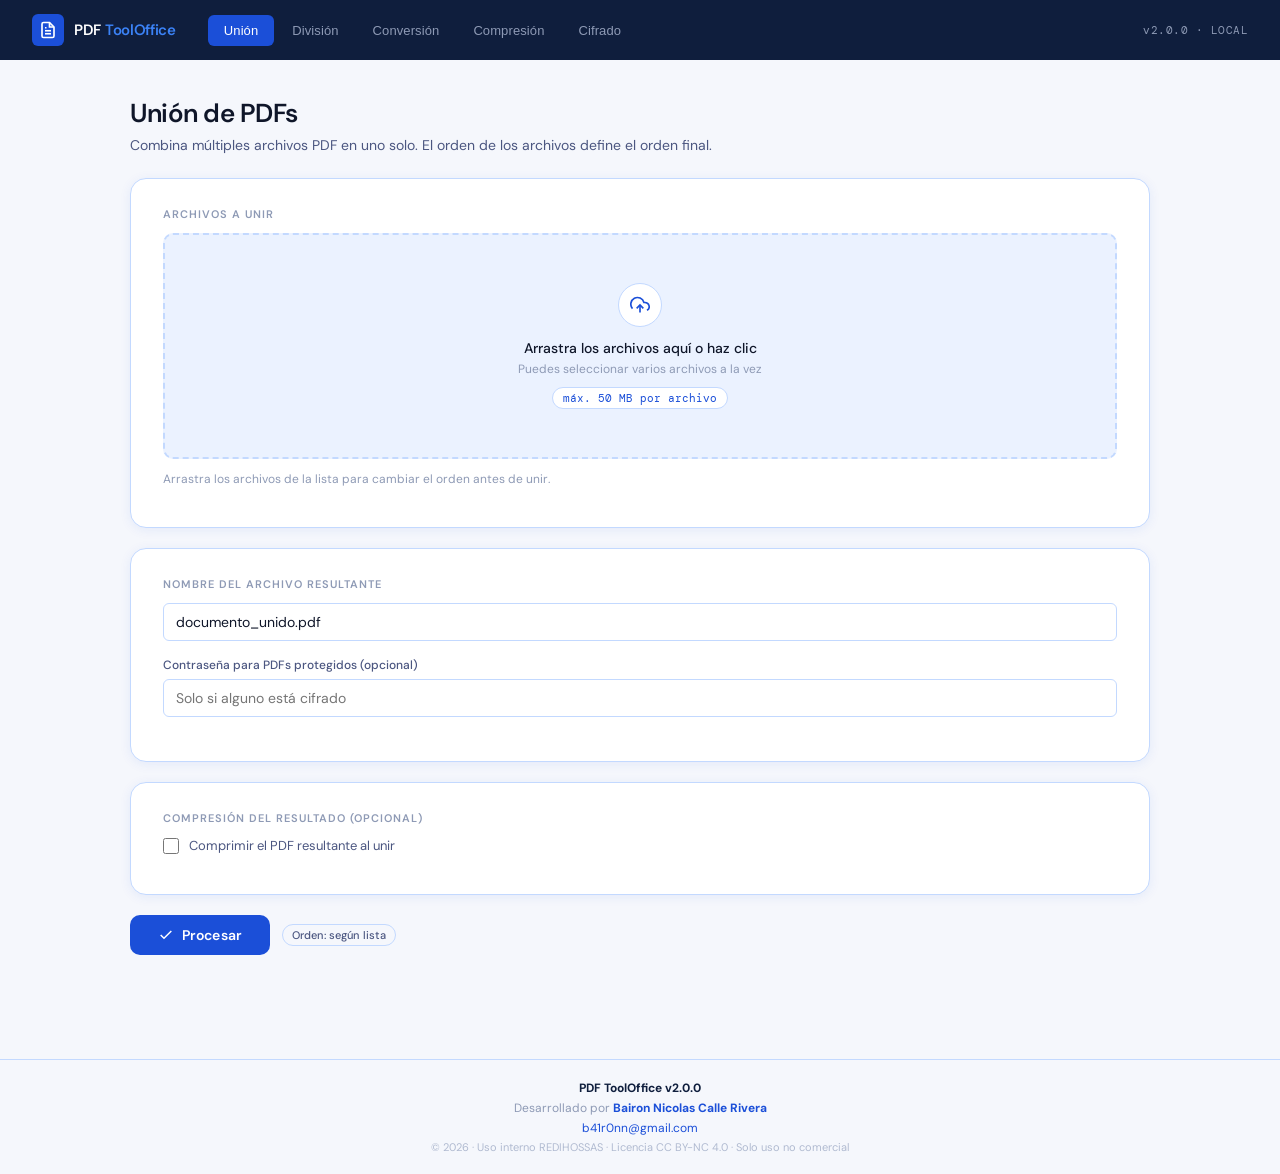
<file: app/templates/index.html>
<!DOCTYPE html>
<html lang="es">
<head>
  <meta charset="UTF-8">
  <meta name="viewport" content="width=device-width, initial-scale=1.0">
  <title>PDF ToolOffice</title>
  <link rel="stylesheet" href="../static/css/style.css">
</head>
<body>

<!-- ── Header ───────────────────────────────────────────────── -->
<header class="header">
  <a class="logo" href="#">
    <div class="logo-icon">
      <svg viewBox="0 0 24 24" fill="none" stroke="white" stroke-width="2.2">
        <path d="M14 2H6a2 2 0 0 0-2 2v16a2 2 0 0 0 2 2h12a2 2 0 0 0 2-2V8z"/>
        <polyline points="14 2 14 8 20 8"/>
        <line x1="16" y1="13" x2="8" y2="13"/>
        <line x1="16" y1="17" x2="8" y2="17"/>
        <polyline points="10 9 9 9 8 9"/>
      </svg>
    </div>
    <span class="logo-text">PDF <span>ToolOffice</span></span>
  </a>

  <nav class="nav-tabs">
    <button class="nav-tab active" data-panel="union">Unión</button>
    <button class="nav-tab" data-panel="division">División</button>
    <button class="nav-tab" data-panel="conversion">Conversión</button>
    <button class="nav-tab" data-panel="compresion">Compresión</button>
    <button class="nav-tab" data-panel="cifrado">Cifrado</button>
  </nav>

  <span class="header-right">v2.0.0 · LOCAL</span>
</header>

<!-- ── Main ─────────────────────────────────────────────────── -->
<main class="main">

  <!-- ══ UNIÓN ══════════════════════════════════════════════ -->
  <section id="panel-union" class="panel active">
    <div class="panel-header">
      <h1 class="panel-title">Unión de PDFs</h1>
      <p class="panel-desc">Combina múltiples archivos PDF en uno solo. El orden de los archivos define el orden final.</p>
    </div>

    <div class="card">
      <div class="card-label">Archivos a unir</div>
      <div class="upload-zone">
        <input type="file" accept=".pdf" multiple>
        <div class="upload-icon">
          <svg viewBox="0 0 24 24" fill="none" stroke="currentColor" stroke-width="2">
            <polyline points="16 16 12 12 8 16"/>
            <line x1="12" y1="12" x2="12" y2="21"/>
            <path d="M20.39 18.39A5 5 0 0 0 18 9h-1.26A8 8 0 1 0 3 16.3"/>
          </svg>
        </div>
        <p class="upload-title">Arrastra los archivos aquí o haz clic</p>
        <p class="upload-sub">Puedes seleccionar varios archivos a la vez</p>
        <span class="upload-limit">máx. 50 MB por archivo</span>
      </div>
      <p style="font-size:12px;color:#8E9AB5;margin-top:12px">Arrastra los archivos de la lista para cambiar el orden antes de unir.</p>
      <div class="file-list"></div>
    </div>

    <div class="card">
      <div class="card-label">Nombre del archivo resultante</div>
      <div class="form-group">
        <input type="text" class="form-input" placeholder="documento_unido.pdf" value="documento_unido.pdf">
      </div>
      <div class="form-group">
        <label class="form-label">Contraseña para PDFs protegidos (opcional)</label>
        <input type="password" class="form-input" id="union-password" placeholder="Solo si alguno está cifrado">
      </div>
    </div>

    <div class="card">
      <div class="card-label">Compresión del resultado (opcional)</div>
      <div style="display:flex;align-items:center;gap:10px;margin-bottom:12px">
        <input type="checkbox" id="union-comprimir" style="width:16px;height:16px;accent-color:#1B4FD8;cursor:pointer">
        <label for="union-comprimir" style="font-size:13px;color:#4B5680;cursor:pointer">
          Comprimir el PDF resultante al unir
        </label>
      </div>
      <div id="union-nivel-wrap" style="display:none">
        <div class="pill-group">
          <div class="pill-option">
            <input type="radio" name="union-nivel" id="un-baja" value="baja">
            <label for="un-baja">Baja — mayor calidad</label>
          </div>
          <div class="pill-option">
            <input type="radio" name="union-nivel" id="un-media" value="media" checked>
            <label for="un-media">Media — equilibrado</label>
          </div>
          <div class="pill-option">
            <input type="radio" name="union-nivel" id="un-alta" value="alta">
            <label for="un-alta">Alta — menor tamaño</label>
          </div>
          <div class="pill-option">
            <input type="radio" name="union-nivel" id="un-ultra" value="ultra">
            <label for="un-ultra">Ultra — máxima compresión</label>
          </div>
        </div>
      </div>
    </div>

    <div class="action-bar">
      <button class="btn-primary btn-process">
        <svg width="16" height="16" viewBox="0 0 24 24" fill="none" stroke="currentColor" stroke-width="2.2">
          <polyline points="20 6 9 17 4 12"/>
        </svg>
        Procesar
      </button>
      <span class="badge badge-gray">Orden: según lista</span>
    </div>

    <div class="progress-wrap">
      <div class="progress-label">
        <span>Procesando...</span>
        <span class="progress-pct">0%</span>
      </div>
      <div class="progress-bar"><div class="progress-fill"></div></div>
    </div>

    <div class="result-box">
      <div class="result-icon">
        <svg viewBox="0 0 24 24" fill="none" stroke="currentColor" stroke-width="2.5">
          <polyline points="20 6 9 17 4 12"/>
        </svg>
      </div>
      <div class="result-info">
        <div class="result-name">documento_unido.pdf</div>
        <div class="result-size">Listo · descarga automática</div>
      </div>
      <a class="btn-download" href="#">
        <svg width="14" height="14" viewBox="0 0 24 24" fill="none" stroke="currentColor" stroke-width="2.2">
          <path d="M21 15v4a2 2 0 0 1-2 2H5a2 2 0 0 1-2-2v-4"/>
          <polyline points="7 10 12 15 17 10"/>
          <line x1="12" y1="15" x2="12" y2="3"/>
        </svg>
        Descargar
      </a>
    </div>
  </section>

  <!-- ══ DIVISIÓN ═══════════════════════════════════════════ -->
  <section id="panel-division" class="panel">
    <div class="panel-header">
      <h1 class="panel-title">División de PDF</h1>
      <p class="panel-desc">Extrae páginas o rangos de un PDF. Puedes obtener páginas individuales o un rango continuo.</p>
    </div>

    <div class="card">
      <div class="card-label">Archivo PDF</div>
      <div class="upload-zone">
        <input type="file" accept=".pdf">
        <div class="upload-icon">
          <svg viewBox="0 0 24 24" fill="none" stroke="currentColor" stroke-width="2">
            <polyline points="16 16 12 12 8 16"/>
            <line x1="12" y1="12" x2="12" y2="21"/>
            <path d="M20.39 18.39A5 5 0 0 0 18 9h-1.26A8 8 0 1 0 3 16.3"/>
          </svg>
        </div>
        <p class="upload-title">Arrastra el archivo aquí o haz clic</p>
        <p class="upload-sub">Solo archivos PDF</p>
        <span class="upload-limit">máx. 50 MB</span>
      </div>
      <div class="file-list"></div>

      <div class="divider"></div>

      <div class="card-label">Vista previa</div>
      <div class="preview-box" style="display:none">
        <div class="preview-thumb">
          <svg viewBox="0 0 24 24" fill="none" stroke="currentColor" stroke-width="1.5">
            <path d="M14 2H6a2 2 0 0 0-2 2v16a2 2 0 0 0 2 2h12a2 2 0 0 0 2-2V8z"/>
            <polyline points="14 2 14 8 20 8"/>
          </svg>
        </div>
        <div class="preview-info">
          <div class="preview-name">archivo.pdf</div>
          <div class="preview-pages">— páginas</div>
        </div>
      </div>
    </div>

    <div class="card">
      <div class="card-label">Modo de división</div>
      <div class="pill-group" style="margin-bottom:16px">
        <div class="pill-option">
          <input type="radio" name="modo-div" id="div-rango" value="rango" checked>
          <label for="div-rango">Por rango</label>
        </div>
        <div class="pill-option">
          <input type="radio" name="modo-div" id="div-todas" value="todas">
          <label for="div-todas">Todas las páginas</label>
        </div>
        <div class="pill-option">
          <input type="radio" name="modo-div" id="div-pares" value="pares">
          <label for="div-pares">Solo pares</label>
        </div>
        <div class="pill-option">
          <input type="radio" name="modo-div" id="div-impares" value="impares">
          <label for="div-impares">Solo impares</label>
        </div>
      </div>

      <div class="form-row">
        <div class="form-group">
          <label class="form-label">Página inicio</label>
          <input type="number" class="form-input" placeholder="1" min="1">
        </div>
        <div class="form-group">
          <label class="form-label">Página fin</label>
          <input type="number" class="form-input" placeholder="5" min="1">
        </div>
      </div>
      <p class="form-hint">Ejemplo: de la página 2 a la 8 extrae esas 7 páginas en un nuevo PDF.</p>
    </div>

    <div class="action-bar">
      <button class="btn-primary btn-process">
        <svg width="16" height="16" viewBox="0 0 24 24" fill="none" stroke="currentColor" stroke-width="2.2">
          <polyline points="20 6 9 17 4 12"/>
        </svg>
        Procesar
      </button>
    </div>

    <div class="progress-wrap">
      <div class="progress-label">
        <span>Procesando...</span>
        <span class="progress-pct">0%</span>
      </div>
      <div class="progress-bar"><div class="progress-fill"></div></div>
    </div>

    <div class="result-box">
      <div class="result-icon">
        <svg viewBox="0 0 24 24" fill="none" stroke="currentColor" stroke-width="2.5">
          <polyline points="20 6 9 17 4 12"/>
        </svg>
      </div>
      <div class="result-info">
        <div class="result-name">fragmento.pdf</div>
        <div class="result-size">Listo · descarga automática</div>
      </div>
      <a class="btn-download" href="#">
        <svg width="14" height="14" viewBox="0 0 24 24" fill="none" stroke="currentColor" stroke-width="2.2">
          <path d="M21 15v4a2 2 0 0 1-2 2H5a2 2 0 0 1-2-2v-4"/>
          <polyline points="7 10 12 15 17 10"/>
          <line x1="12" y1="15" x2="12" y2="3"/>
        </svg>
        Descargar
      </a>
    </div>
  </section>

  <!-- ══ CONVERSIÓN ═════════════════════════════════════════ -->
  <section id="panel-conversion" class="panel">
    <div class="panel-header">
      <h1 class="panel-title">Conversión de archivos</h1>
      <p class="panel-desc">Convierte entre PDF, Excel (.xlsx) y Word (.docx) en ambas direcciones.</p>
    </div>

    <div class="card">
      <div class="card-label">Dirección de conversión</div>
      <div class="pill-group" style="margin-bottom:0">
        <div class="pill-option">
          <input type="radio" name="conv-dir" id="cv-pdf-xlsx" value="pdf-xlsx" checked>
          <label for="cv-pdf-xlsx">PDF → Excel</label>
        </div>
        <div class="pill-option">
          <input type="radio" name="conv-dir" id="cv-pdf-docx" value="pdf-docx">
          <label for="cv-pdf-docx">PDF → Word</label>
        </div>
        <div class="pill-option">
          <input type="radio" name="conv-dir" id="cv-xlsx-pdf" value="xlsx-pdf">
          <label for="cv-xlsx-pdf">Excel → PDF</label>
        </div>
        <div class="pill-option">
          <input type="radio" name="conv-dir" id="cv-docx-pdf" value="docx-pdf">
          <label for="cv-docx-pdf">Word → PDF</label>
        </div>
      </div>
    </div>

    <div class="card">
      <div class="card-label">Archivo a convertir</div>
      <div class="upload-zone">
        <input type="file" accept=".pdf,.xlsx,.docx">
        <div class="upload-icon">
          <svg viewBox="0 0 24 24" fill="none" stroke="currentColor" stroke-width="2">
            <polyline points="16 16 12 12 8 16"/>
            <line x1="12" y1="12" x2="12" y2="21"/>
            <path d="M20.39 18.39A5 5 0 0 0 18 9h-1.26A8 8 0 1 0 3 16.3"/>
          </svg>
        </div>
        <p class="upload-title">Arrastra el archivo aquí o haz clic</p>
        <p class="upload-sub">PDF, Excel (.xlsx) o Word (.docx)</p>
        <span class="upload-limit">máx. 50 MB</span>
      </div>
      <div class="file-list"></div>
    </div>

    <div class="action-bar">
      <button class="btn-primary btn-process">
        <svg width="16" height="16" viewBox="0 0 24 24" fill="none" stroke="currentColor" stroke-width="2.2">
          <polyline points="20 6 9 17 4 12"/>
        </svg>
        Convertir
      </button>
    </div>

    <div class="progress-wrap">
      <div class="progress-label">
        <span>Convirtiendo...</span>
        <span class="progress-pct">0%</span>
      </div>
      <div class="progress-bar"><div class="progress-fill"></div></div>
    </div>

    <div class="result-box">
      <div class="result-icon">
        <svg viewBox="0 0 24 24" fill="none" stroke="currentColor" stroke-width="2.5">
          <polyline points="20 6 9 17 4 12"/>
        </svg>
      </div>
      <div class="result-info">
        <div class="result-name">archivo_convertido.xlsx</div>
        <div class="result-size">Listo · descarga automática</div>
      </div>
      <a class="btn-download" href="#">
        <svg width="14" height="14" viewBox="0 0 24 24" fill="none" stroke="currentColor" stroke-width="2.2">
          <path d="M21 15v4a2 2 0 0 1-2 2H5a2 2 0 0 1-2-2v-4"/>
          <polyline points="7 10 12 15 17 10"/>
          <line x1="12" y1="15" x2="12" y2="3"/>
        </svg>
        Descargar
      </a>
    </div>
  </section>

  <!-- ══ COMPRESIÓN ══════════════════════════════════════════ -->
  <section id="panel-compresion" class="panel">
    <div class="panel-header">
      <h1 class="panel-title">Compresión de PDF</h1>
      <p class="panel-desc">Reduce el tamaño del archivo manteniendo la mayor calidad posible.</p>
    </div>

    <div class="card">
      <div class="card-label">Archivo PDF</div>
      <div class="upload-zone">
        <input type="file" accept=".pdf">
        <div class="upload-icon">
          <svg viewBox="0 0 24 24" fill="none" stroke="currentColor" stroke-width="2">
            <polyline points="16 16 12 12 8 16"/>
            <line x1="12" y1="12" x2="12" y2="21"/>
            <path d="M20.39 18.39A5 5 0 0 0 18 9h-1.26A8 8 0 1 0 3 16.3"/>
          </svg>
        </div>
        <p class="upload-title">Arrastra el archivo aquí o haz clic</p>
        <p class="upload-sub">Solo archivos PDF</p>
        <span class="upload-limit">máx. 50 MB</span>
      </div>
      <div class="file-list"></div>
    </div>

    <div class="card">
      <div class="card-label">Nivel de compresión</div>
      <div class="pill-group">
        <div class="pill-option">
          <input type="radio" name="comp-nivel" id="comp-baja" value="baja">
          <label for="comp-baja">Baja — mayor calidad</label>
        </div>
        <div class="pill-option">
          <input type="radio" name="comp-nivel" id="comp-media" value="media" checked>
          <label for="comp-media">Media — equilibrado</label>
        </div>
        <div class="pill-option">
          <input type="radio" name="comp-nivel" id="comp-alta" value="alta">
          <label for="comp-alta">Alta — menor tamaño</label>
        </div>
        <div class="pill-option">
          <input type="radio" name="comp-nivel" id="comp-ultra" value="ultra">
          <label for="comp-ultra">Ultra ⭐ — máxima compresión</label>
        </div>
      </div>
    </div>

    <div class="action-bar">
      <button class="btn-primary btn-process">
        <svg width="16" height="16" viewBox="0 0 24 24" fill="none" stroke="currentColor" stroke-width="2.2">
          <polyline points="20 6 9 17 4 12"/>
        </svg>
        Comprimir
      </button>
    </div>

    <div class="progress-wrap">
      <div class="progress-label">
        <span>Comprimiendo...</span>
        <span class="progress-pct">0%</span>
      </div>
      <div class="progress-bar"><div class="progress-fill"></div></div>
    </div>

    <div class="result-box">
      <div class="result-icon">
        <svg viewBox="0 0 24 24" fill="none" stroke="currentColor" stroke-width="2.5">
          <polyline points="20 6 9 17 4 12"/>
        </svg>
      </div>
      <div class="result-info">
        <div class="result-name">archivo_comprimido.pdf</div>
        <div class="result-size">Listo · descarga automática</div>
      </div>
      <a class="btn-download" href="#">
        <svg width="14" height="14" viewBox="0 0 24 24" fill="none" stroke="currentColor" stroke-width="2.2">
          <path d="M21 15v4a2 2 0 0 1-2 2H5a2 2 0 0 1-2-2v-4"/>
          <polyline points="7 10 12 15 17 10"/>
          <line x1="12" y1="15" x2="12" y2="3"/>
        </svg>
        Descargar
      </a>
    </div>
  </section>

  <!-- ══ CIFRADO ═════════════════════════════════════════════ -->
  <section id="panel-cifrado" class="panel">
    <div class="panel-header">
      <h1 class="panel-title">Cifrado con contraseña</h1>
      <p class="panel-desc">Protege un PDF con contraseña. Solo quien la conozca podrá abrirlo.</p>
    </div>

    <div class="card">
      <div class="card-label">Archivo PDF</div>
      <div class="upload-zone">
        <input type="file" accept=".pdf">
        <div class="upload-icon">
          <svg viewBox="0 0 24 24" fill="none" stroke="currentColor" stroke-width="2">
            <polyline points="16 16 12 12 8 16"/>
            <line x1="12" y1="12" x2="12" y2="21"/>
            <path d="M20.39 18.39A5 5 0 0 0 18 9h-1.26A8 8 0 1 0 3 16.3"/>
          </svg>
        </div>
        <p class="upload-title">Arrastra el archivo aquí o haz clic</p>
        <p class="upload-sub">Solo archivos PDF</p>
        <span class="upload-limit">máx. 50 MB</span>
      </div>
      <div class="file-list"></div>
    </div>

    <div class="card">
      <div class="card-label">Contraseña</div>
      <div class="form-group">
        <label class="form-label">Nueva contraseña</label>
        <div style="position:relative">
          <input type="password" id="pass1" class="form-input" placeholder="Ingresa la contraseña" style="padding-right:40px">
          <button type="button" onclick="togglePass('pass1',this)" style="position:absolute;right:10px;top:50%;transform:translateY(-50%);background:none;border:none;cursor:pointer;color:#8E9AB5">
            <svg id="eye-pass1" viewBox="0 0 24 24" fill="none" stroke="currentColor" stroke-width="2" width="18" height="18"><path d="M1 12s4-8 11-8 11 8 11 8-4 8-11 8-11-8-11-8z"/><circle cx="12" cy="12" r="3"/></svg>
          </button>
        </div>
      </div>
      <div class="form-group">
        <label class="form-label">Confirmar contraseña</label>
        <div style="position:relative">
          <input type="password" id="pass2" class="form-input" placeholder="Repite la contraseña" style="padding-right:40px">
          <button type="button" onclick="togglePass('pass2',this)" style="position:absolute;right:10px;top:50%;transform:translateY(-50%);background:none;border:none;cursor:pointer;color:#8E9AB5">
            <svg id="eye-pass2" viewBox="0 0 24 24" fill="none" stroke="currentColor" stroke-width="2" width="18" height="18"><path d="M1 12s4-8 11-8 11 8 11 8-4 8-11 8-11-8-11-8z"/><circle cx="12" cy="12" r="3"/></svg>
          </button>
        </div>
        <p class="form-hint">Guarda la contraseña en un lugar seguro. No es posible recuperarla.</p>
      </div>
    </div>

    <div class="action-bar">
      <button class="btn-primary btn-process">
        <svg width="16" height="16" viewBox="0 0 24 24" fill="none" stroke="currentColor" stroke-width="2.2">
          <rect x="3" y="11" width="18" height="11" rx="2" ry="2"/>
          <path d="M7 11V7a5 5 0 0 1 10 0v4"/>
        </svg>
        Cifrar PDF
      </button>
    </div>

    <div class="progress-wrap">
      <div class="progress-label">
        <span>Cifrando...</span>
        <span class="progress-pct">0%</span>
      </div>
      <div class="progress-bar"><div class="progress-fill"></div></div>
    </div>

    <div class="result-box">
      <div class="result-icon">
        <svg viewBox="0 0 24 24" fill="none" stroke="currentColor" stroke-width="2.5">
          <polyline points="20 6 9 17 4 12"/>
        </svg>
      </div>
      <div class="result-info">
        <div class="result-name">archivo_cifrado.pdf</div>
        <div class="result-size">Listo · descarga automática</div>
      </div>
      <a class="btn-download" href="#">
        <svg width="14" height="14" viewBox="0 0 24 24" fill="none" stroke="currentColor" stroke-width="2.2">
          <path d="M21 15v4a2 2 0 0 1-2 2H5a2 2 0 0 1-2-2v-4"/>
          <polyline points="7 10 12 15 17 10"/>
          <line x1="12" y1="15" x2="12" y2="3"/>
        </svg>
        Descargar
      </a>
    </div>
  </section>

</main>

<!-- ── Toast ─────────────────────────────────────────────── -->
<div id="toast" class="toast"></div>

<footer style="
  text-align: center;
  padding: 20px 16px;
  margin-top: 40px;
  border-top: 1px solid #C3D9FF;
  font-family: 'DM Sans', sans-serif;
  font-size: 12px;
  color: #8E9AB5;
  background: #F5F7FC;
">
  <p style="margin:0 0 4px">
    <strong style="color:#0F1E3D">PDF ToolOffice v2.0.0</strong>
  </p>
  <p style="margin:0 0 4px">
    Desarrollado por <strong style="color:#1B4FD8">Bairon Nicolas Calle Rivera</strong>
  </p>
  <p style="margin:0 0 4px">
    <a href="mailto:b41r0nn@gmail.com" style="color:#1B4FD8;text-decoration:none">b41r0nn@gmail.com</a>
  </p>
  <p style="margin:4px 0 0;font-size:11px;color:#B0BAD0">
    © 2026 · Uso interno REDIHOSSAS · Licencia CC BY-NC 4.0 · Solo uso no comercial
  </p>
</footer>

<script src="../static/js/main.js"></script>
</body>
</html>
</file>
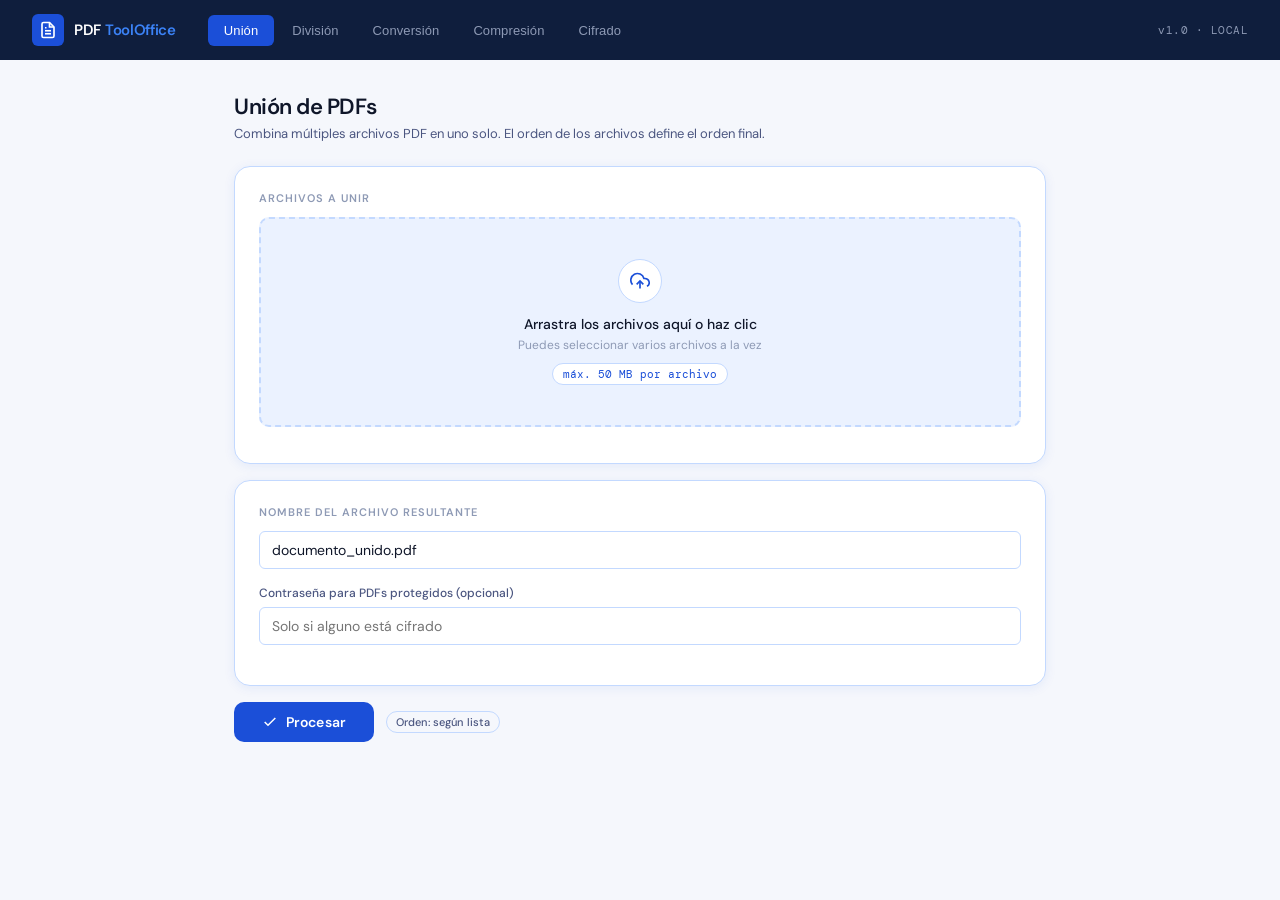
<file: app/app/templates/index.html>
<!DOCTYPE html>
<html lang="es">
<head>
  <meta charset="UTF-8">
  <meta name="viewport" content="width=device-width, initial-scale=1.0">
  <title>PDF ToolOffice</title>
  <link rel="stylesheet" href="../static/css/style.css">
</head>
<body>

<!-- ── Header ───────────────────────────────────────────────── -->
<header class="header">
  <a class="logo" href="#">
    <div class="logo-icon">
      <svg viewBox="0 0 24 24" fill="none" stroke="white" stroke-width="2.2">
        <path d="M14 2H6a2 2 0 0 0-2 2v16a2 2 0 0 0 2 2h12a2 2 0 0 0 2-2V8z"/>
        <polyline points="14 2 14 8 20 8"/>
        <line x1="16" y1="13" x2="8" y2="13"/>
        <line x1="16" y1="17" x2="8" y2="17"/>
        <polyline points="10 9 9 9 8 9"/>
      </svg>
    </div>
    <span class="logo-text">PDF <span>ToolOffice</span></span>
  </a>

  <nav class="nav-tabs">
    <button class="nav-tab active" data-panel="union">Unión</button>
    <button class="nav-tab" data-panel="division">División</button>
    <button class="nav-tab" data-panel="conversion">Conversión</button>
    <button class="nav-tab" data-panel="compresion">Compresión</button>
    <button class="nav-tab" data-panel="cifrado">Cifrado</button>
  </nav>

  <span class="header-right">v1.0 · LOCAL</span>
</header>

<!-- ── Main ─────────────────────────────────────────────────── -->
<main class="main">

  <!-- ══ UNIÓN ══════════════════════════════════════════════ -->
  <section id="panel-union" class="panel active">
    <div class="panel-header">
      <h1 class="panel-title">Unión de PDFs</h1>
      <p class="panel-desc">Combina múltiples archivos PDF en uno solo. El orden de los archivos define el orden final.</p>
    </div>

    <div class="card">
      <div class="card-label">Archivos a unir</div>
      <div class="upload-zone">
        <input type="file" accept=".pdf" multiple>
        <div class="upload-icon">
          <svg viewBox="0 0 24 24" fill="none" stroke="currentColor" stroke-width="2">
            <polyline points="16 16 12 12 8 16"/>
            <line x1="12" y1="12" x2="12" y2="21"/>
            <path d="M20.39 18.39A5 5 0 0 0 18 9h-1.26A8 8 0 1 0 3 16.3"/>
          </svg>
        </div>
        <p class="upload-title">Arrastra los archivos aquí o haz clic</p>
        <p class="upload-sub">Puedes seleccionar varios archivos a la vez</p>
        <span class="upload-limit">máx. 50 MB por archivo</span>
      </div>
      <div class="file-list"></div>
    </div>

    <div class="card">
      <div class="card-label">Nombre del archivo resultante</div>
      <div class="form-group">
        <input type="text" class="form-input" placeholder="documento_unido.pdf" value="documento_unido.pdf">
      </div>
      <div class="form-group">
        <label class="form-label">Contraseña para PDFs protegidos (opcional)</label>
        <input type="password" class="form-input" id="union-password" placeholder="Solo si alguno está cifrado">
      </div>
    </div>

    <div class="action-bar">
      <button class="btn-primary btn-process">
        <svg width="16" height="16" viewBox="0 0 24 24" fill="none" stroke="currentColor" stroke-width="2.2">
          <polyline points="20 6 9 17 4 12"/>
        </svg>
        Procesar
      </button>
      <span class="badge badge-gray">Orden: según lista</span>
    </div>

    <div class="progress-wrap">
      <div class="progress-label">
        <span>Procesando...</span>
        <span class="progress-pct">0%</span>
      </div>
      <div class="progress-bar"><div class="progress-fill"></div></div>
    </div>

    <div class="result-box">
      <div class="result-icon">
        <svg viewBox="0 0 24 24" fill="none" stroke="currentColor" stroke-width="2.5">
          <polyline points="20 6 9 17 4 12"/>
        </svg>
      </div>
      <div class="result-info">
        <div class="result-name">documento_unido.pdf</div>
        <div class="result-size">Listo · descarga automática</div>
      </div>
      <a class="btn-download" href="#">
        <svg width="14" height="14" viewBox="0 0 24 24" fill="none" stroke="currentColor" stroke-width="2.2">
          <path d="M21 15v4a2 2 0 0 1-2 2H5a2 2 0 0 1-2-2v-4"/>
          <polyline points="7 10 12 15 17 10"/>
          <line x1="12" y1="15" x2="12" y2="3"/>
        </svg>
        Descargar
      </a>
    </div>
  </section>

  <!-- ══ DIVISIÓN ═══════════════════════════════════════════ -->
  <section id="panel-division" class="panel">
    <div class="panel-header">
      <h1 class="panel-title">División de PDF</h1>
      <p class="panel-desc">Extrae páginas o rangos de un PDF. Puedes obtener páginas individuales o un rango continuo.</p>
    </div>

    <div class="card">
      <div class="card-label">Archivo PDF</div>
      <div class="upload-zone">
        <input type="file" accept=".pdf">
        <div class="upload-icon">
          <svg viewBox="0 0 24 24" fill="none" stroke="currentColor" stroke-width="2">
            <polyline points="16 16 12 12 8 16"/>
            <line x1="12" y1="12" x2="12" y2="21"/>
            <path d="M20.39 18.39A5 5 0 0 0 18 9h-1.26A8 8 0 1 0 3 16.3"/>
          </svg>
        </div>
        <p class="upload-title">Arrastra el archivo aquí o haz clic</p>
        <p class="upload-sub">Solo archivos PDF</p>
        <span class="upload-limit">máx. 50 MB</span>
      </div>
      <div class="file-list"></div>

      <div class="divider"></div>

      <div class="card-label">Vista previa</div>
      <div class="preview-box" style="display:none">
        <div class="preview-thumb">
          <svg viewBox="0 0 24 24" fill="none" stroke="currentColor" stroke-width="1.5">
            <path d="M14 2H6a2 2 0 0 0-2 2v16a2 2 0 0 0 2 2h12a2 2 0 0 0 2-2V8z"/>
            <polyline points="14 2 14 8 20 8"/>
          </svg>
        </div>
        <div class="preview-info">
          <div class="preview-name">archivo.pdf</div>
          <div class="preview-pages">— páginas</div>
        </div>
      </div>
    </div>

    <div class="card">
      <div class="card-label">Modo de división</div>
      <div class="pill-group" style="margin-bottom:16px">
        <div class="pill-option">
          <input type="radio" name="modo-div" id="div-rango" value="rango" checked>
          <label for="div-rango">Por rango</label>
        </div>
        <div class="pill-option">
          <input type="radio" name="modo-div" id="div-todas" value="todas">
          <label for="div-todas">Todas las páginas</label>
        </div>
        <div class="pill-option">
          <input type="radio" name="modo-div" id="div-pares" value="pares">
          <label for="div-pares">Solo pares</label>
        </div>
        <div class="pill-option">
          <input type="radio" name="modo-div" id="div-impares" value="impares">
          <label for="div-impares">Solo impares</label>
        </div>
      </div>

      <div class="form-row">
        <div class="form-group">
          <label class="form-label">Página inicio</label>
          <input type="number" class="form-input" placeholder="1" min="1">
        </div>
        <div class="form-group">
          <label class="form-label">Página fin</label>
          <input type="number" class="form-input" placeholder="5" min="1">
        </div>
      </div>
      <p class="form-hint">Ejemplo: de la página 2 a la 8 extrae esas 7 páginas en un nuevo PDF.</p>
    </div>

    <div class="action-bar">
      <button class="btn-primary btn-process">
        <svg width="16" height="16" viewBox="0 0 24 24" fill="none" stroke="currentColor" stroke-width="2.2">
          <polyline points="20 6 9 17 4 12"/>
        </svg>
        Procesar
      </button>
    </div>

    <div class="progress-wrap">
      <div class="progress-label">
        <span>Procesando...</span>
        <span class="progress-pct">0%</span>
      </div>
      <div class="progress-bar"><div class="progress-fill"></div></div>
    </div>

    <div class="result-box">
      <div class="result-icon">
        <svg viewBox="0 0 24 24" fill="none" stroke="currentColor" stroke-width="2.5">
          <polyline points="20 6 9 17 4 12"/>
        </svg>
      </div>
      <div class="result-info">
        <div class="result-name">fragmento.pdf</div>
        <div class="result-size">Listo · descarga automática</div>
      </div>
      <a class="btn-download" href="#">
        <svg width="14" height="14" viewBox="0 0 24 24" fill="none" stroke="currentColor" stroke-width="2.2">
          <path d="M21 15v4a2 2 0 0 1-2 2H5a2 2 0 0 1-2-2v-4"/>
          <polyline points="7 10 12 15 17 10"/>
          <line x1="12" y1="15" x2="12" y2="3"/>
        </svg>
        Descargar
      </a>
    </div>
  </section>

  <!-- ══ CONVERSIÓN ═════════════════════════════════════════ -->
  <section id="panel-conversion" class="panel">
    <div class="panel-header">
      <h1 class="panel-title">Conversión de archivos</h1>
      <p class="panel-desc">Convierte entre PDF, Excel (.xlsx) y Word (.docx) en ambas direcciones.</p>
    </div>

    <div class="card">
      <div class="card-label">Dirección de conversión</div>
      <div class="pill-group" style="margin-bottom:0">
        <div class="pill-option">
          <input type="radio" name="conv-dir" id="cv-pdf-xlsx" value="pdf-xlsx" checked>
          <label for="cv-pdf-xlsx">PDF → Excel</label>
        </div>
        <div class="pill-option">
          <input type="radio" name="conv-dir" id="cv-pdf-docx" value="pdf-docx">
          <label for="cv-pdf-docx">PDF → Word</label>
        </div>
        <div class="pill-option">
          <input type="radio" name="conv-dir" id="cv-xlsx-pdf" value="xlsx-pdf">
          <label for="cv-xlsx-pdf">Excel → PDF</label>
        </div>
        <div class="pill-option">
          <input type="radio" name="conv-dir" id="cv-docx-pdf" value="docx-pdf">
          <label for="cv-docx-pdf">Word → PDF</label>
        </div>
      </div>
    </div>

    <div class="card">
      <div class="card-label">Archivo a convertir</div>
      <div class="upload-zone">
        <input type="file" accept=".pdf,.xlsx,.docx">
        <div class="upload-icon">
          <svg viewBox="0 0 24 24" fill="none" stroke="currentColor" stroke-width="2">
            <polyline points="16 16 12 12 8 16"/>
            <line x1="12" y1="12" x2="12" y2="21"/>
            <path d="M20.39 18.39A5 5 0 0 0 18 9h-1.26A8 8 0 1 0 3 16.3"/>
          </svg>
        </div>
        <p class="upload-title">Arrastra el archivo aquí o haz clic</p>
        <p class="upload-sub">PDF, Excel (.xlsx) o Word (.docx)</p>
        <span class="upload-limit">máx. 50 MB</span>
      </div>
      <div class="file-list"></div>
    </div>

    <div class="action-bar">
      <button class="btn-primary btn-process">
        <svg width="16" height="16" viewBox="0 0 24 24" fill="none" stroke="currentColor" stroke-width="2.2">
          <polyline points="20 6 9 17 4 12"/>
        </svg>
        Convertir
      </button>
    </div>

    <div class="progress-wrap">
      <div class="progress-label">
        <span>Convirtiendo...</span>
        <span class="progress-pct">0%</span>
      </div>
      <div class="progress-bar"><div class="progress-fill"></div></div>
    </div>

    <div class="result-box">
      <div class="result-icon">
        <svg viewBox="0 0 24 24" fill="none" stroke="currentColor" stroke-width="2.5">
          <polyline points="20 6 9 17 4 12"/>
        </svg>
      </div>
      <div class="result-info">
        <div class="result-name">archivo_convertido.xlsx</div>
        <div class="result-size">Listo · descarga automática</div>
      </div>
      <a class="btn-download" href="#">
        <svg width="14" height="14" viewBox="0 0 24 24" fill="none" stroke="currentColor" stroke-width="2.2">
          <path d="M21 15v4a2 2 0 0 1-2 2H5a2 2 0 0 1-2-2v-4"/>
          <polyline points="7 10 12 15 17 10"/>
          <line x1="12" y1="15" x2="12" y2="3"/>
        </svg>
        Descargar
      </a>
    </div>
  </section>

  <!-- ══ COMPRESIÓN ══════════════════════════════════════════ -->
  <section id="panel-compresion" class="panel">
    <div class="panel-header">
      <h1 class="panel-title">Compresión de PDF</h1>
      <p class="panel-desc">Reduce el tamaño del archivo manteniendo la mayor calidad posible.</p>
    </div>

    <div class="card">
      <div class="card-label">Archivo PDF</div>
      <div class="upload-zone">
        <input type="file" accept=".pdf">
        <div class="upload-icon">
          <svg viewBox="0 0 24 24" fill="none" stroke="currentColor" stroke-width="2">
            <polyline points="16 16 12 12 8 16"/>
            <line x1="12" y1="12" x2="12" y2="21"/>
            <path d="M20.39 18.39A5 5 0 0 0 18 9h-1.26A8 8 0 1 0 3 16.3"/>
          </svg>
        </div>
        <p class="upload-title">Arrastra el archivo aquí o haz clic</p>
        <p class="upload-sub">Solo archivos PDF</p>
        <span class="upload-limit">máx. 50 MB</span>
      </div>
      <div class="file-list"></div>
    </div>

    <div class="card">
      <div class="card-label">Nivel de compresión</div>
      <div class="pill-group">
        <div class="pill-option">
          <input type="radio" name="comp-nivel" id="comp-baja" value="baja">
          <label for="comp-baja">Baja — mayor calidad</label>
        </div>
        <div class="pill-option">
          <input type="radio" name="comp-nivel" id="comp-media" value="media" checked>
          <label for="comp-media">Media — equilibrado</label>
        </div>
        <div class="pill-option">
          <input type="radio" name="comp-nivel" id="comp-alta" value="alta">
          <label for="comp-alta">Alta — menor tamaño</label>
        </div>
      </div>
    </div>

    <div class="action-bar">
      <button class="btn-primary btn-process">
        <svg width="16" height="16" viewBox="0 0 24 24" fill="none" stroke="currentColor" stroke-width="2.2">
          <polyline points="20 6 9 17 4 12"/>
        </svg>
        Comprimir
      </button>
    </div>

    <div class="progress-wrap">
      <div class="progress-label">
        <span>Comprimiendo...</span>
        <span class="progress-pct">0%</span>
      </div>
      <div class="progress-bar"><div class="progress-fill"></div></div>
    </div>

    <div class="result-box">
      <div class="result-icon">
        <svg viewBox="0 0 24 24" fill="none" stroke="currentColor" stroke-width="2.5">
          <polyline points="20 6 9 17 4 12"/>
        </svg>
      </div>
      <div class="result-info">
        <div class="result-name">archivo_comprimido.pdf</div>
        <div class="result-size">Listo · descarga automática</div>
      </div>
      <a class="btn-download" href="#">
        <svg width="14" height="14" viewBox="0 0 24 24" fill="none" stroke="currentColor" stroke-width="2.2">
          <path d="M21 15v4a2 2 0 0 1-2 2H5a2 2 0 0 1-2-2v-4"/>
          <polyline points="7 10 12 15 17 10"/>
          <line x1="12" y1="15" x2="12" y2="3"/>
        </svg>
        Descargar
      </a>
    </div>
  </section>

  <!-- ══ CIFRADO ═════════════════════════════════════════════ -->
  <section id="panel-cifrado" class="panel">
    <div class="panel-header">
      <h1 class="panel-title">Cifrado con contraseña</h1>
      <p class="panel-desc">Protege un PDF con contraseña. Solo quien la conozca podrá abrirlo.</p>
    </div>

    <div class="card">
      <div class="card-label">Archivo PDF</div>
      <div class="upload-zone">
        <input type="file" accept=".pdf">
        <div class="upload-icon">
          <svg viewBox="0 0 24 24" fill="none" stroke="currentColor" stroke-width="2">
            <polyline points="16 16 12 12 8 16"/>
            <line x1="12" y1="12" x2="12" y2="21"/>
            <path d="M20.39 18.39A5 5 0 0 0 18 9h-1.26A8 8 0 1 0 3 16.3"/>
          </svg>
        </div>
        <p class="upload-title">Arrastra el archivo aquí o haz clic</p>
        <p class="upload-sub">Solo archivos PDF</p>
        <span class="upload-limit">máx. 50 MB</span>
      </div>
      <div class="file-list"></div>
    </div>

    <div class="card">
      <div class="card-label">Contraseña</div>
      <div class="form-group">
        <label class="form-label">Nueva contraseña</label>
        <input type="password" class="form-input" placeholder="Ingresa la contraseña">
      </div>
      <div class="form-group">
        <label class="form-label">Confirmar contraseña</label>
        <input type="password" class="form-input" placeholder="Repite la contraseña">
        <p class="form-hint">Guarda la contraseña en un lugar seguro. No es posible recuperarla.</p>
      </div>
    </div>

    <div class="action-bar">
      <button class="btn-primary btn-process">
        <svg width="16" height="16" viewBox="0 0 24 24" fill="none" stroke="currentColor" stroke-width="2.2">
          <rect x="3" y="11" width="18" height="11" rx="2" ry="2"/>
          <path d="M7 11V7a5 5 0 0 1 10 0v4"/>
        </svg>
        Cifrar PDF
      </button>
    </div>

    <div class="progress-wrap">
      <div class="progress-label">
        <span>Cifrando...</span>
        <span class="progress-pct">0%</span>
      </div>
      <div class="progress-bar"><div class="progress-fill"></div></div>
    </div>

    <div class="result-box">
      <div class="result-icon">
        <svg viewBox="0 0 24 24" fill="none" stroke="currentColor" stroke-width="2.5">
          <polyline points="20 6 9 17 4 12"/>
        </svg>
      </div>
      <div class="result-info">
        <div class="result-name">archivo_cifrado.pdf</div>
        <div class="result-size">Listo · descarga automática</div>
      </div>
      <a class="btn-download" href="#">
        <svg width="14" height="14" viewBox="0 0 24 24" fill="none" stroke="currentColor" stroke-width="2.2">
          <path d="M21 15v4a2 2 0 0 1-2 2H5a2 2 0 0 1-2-2v-4"/>
          <polyline points="7 10 12 15 17 10"/>
          <line x1="12" y1="15" x2="12" y2="3"/>
        </svg>
        Descargar
      </a>
    </div>
  </section>

</main>

<!-- ── Toast ─────────────────────────────────────────────── -->
<div id="toast" class="toast"></div>

<script src="../static/js/main.js"></script>
</body>
</html>
</file>
<file: app/static/css/style.css>
@import url('https://fonts.googleapis.com/css2?family=DM+Sans:wght@300;400;500;600&family=DM+Mono:wght@400;500&display=swap');

*, *::before, *::after { box-sizing: border-box; margin: 0; padding: 0; }

:root {
  --blue-dark:   #0F1E3D;
  --blue-main:   #1B4FD8;
  --blue-mid:    #3B82F6;
  --blue-light:  #EBF2FF;
  --blue-border: #C3D9FF;
  --surface:     #F5F7FC;
  --white:       #FFFFFF;
  --text-main:   #0F1629;
  --text-soft:   #4B5680;
  --text-muted:  #8E9AB5;
  --success:     #16A34A;
  --danger:      #DC2626;
  --radius-sm:   6px;
  --radius-md:   10px;
  --radius-lg:   16px;
  --shadow-card: 0 2px 12px rgba(27,79,216,0.08);
  --transition:  0.18s ease;
}

body {
  font-family: 'DM Sans', sans-serif;
  background: var(--surface);
  color: var(--text-main);
  min-height: 100vh;
  font-size: 15px;
}

/* ── Header ── */
.header {
  background: var(--blue-dark);
  padding: 0 32px;
  display: flex;
  align-items: center;
  gap: 32px;
  height: 60px;
  position: sticky;
  top: 0;
  z-index: 100;
}

.logo {
  display: flex;
  align-items: center;
  gap: 10px;
  text-decoration: none;
  flex-shrink: 0;
}

.logo-icon {
  width: 32px;
  height: 32px;
  background: var(--blue-main);
  border-radius: var(--radius-sm);
  display: flex;
  align-items: center;
  justify-content: center;
}

.logo-icon svg { width: 18px; height: 18px; }

.logo-text {
  font-size: 15px;
  font-weight: 600;
  color: var(--white);
  letter-spacing: -0.3px;
}

.logo-text span {
  color: var(--blue-mid);
}

/* ── Nav tabs ── */
.nav-tabs {
  display: flex;
  gap: 2px;
  flex: 1;
}

.nav-tab {
  padding: 8px 16px;
  border-radius: var(--radius-sm);
  color: var(--text-muted);
  font-size: 13px;
  font-weight: 500;
  cursor: pointer;
  border: none;
  background: transparent;
  transition: var(--transition);
  white-space: nowrap;
  letter-spacing: 0.1px;
}

.nav-tab:hover {
  color: #A8C4FF;
  background: rgba(59,130,246,0.1);
}

.nav-tab.active {
  color: var(--white);
  background: var(--blue-main);
}

.header-right {
  font-family: 'DM Mono', monospace;
  font-size: 11px;
  color: var(--text-muted);
  letter-spacing: 0.5px;
}

/* ── Layout ── */
.main {
  max-width: 1100px;
  margin: 0 auto;
  padding: 36px 40px 64px;
}

/* ── Panel ── */
.panel {
  display: none;
  animation: fadeIn 0.2s ease;
}

.panel.active { display: block; }

@keyframes fadeIn {
  from { opacity: 0; transform: translateY(6px); }
  to   { opacity: 1; transform: translateY(0); }
}

.panel-header {
  margin-bottom: 24px;
}

.panel-title {
  font-size: 26px;
  font-weight: 600;
  color: var(--text-main);
  letter-spacing: -0.5px;
  margin-bottom: 6px;
}

.panel-desc {
  font-size: 14px;
  color: var(--text-soft);
}

/* ── Card ── */
.card {
  background: var(--white);
  border: 1px solid var(--blue-border);
  border-radius: var(--radius-lg);
  padding: 28px 32px;
  margin-bottom: 20px;
  box-shadow: var(--shadow-card);
}

.card-label {
  font-size: 11px;
  font-weight: 600;
  color: var(--text-muted);
  letter-spacing: 1px;
  text-transform: uppercase;
  margin-bottom: 12px;
}

/* ── Upload zone ── */
.upload-zone {
  border: 2px dashed var(--blue-border);
  border-radius: var(--radius-md);
  padding: 48px 32px;
  text-align: center;
  cursor: pointer;
  transition: var(--transition);
  background: var(--blue-light);
  position: relative;
}

.upload-zone:hover,
.upload-zone.dragover {
  border-color: var(--blue-main);
  background: #dceaff;
}

.upload-zone input[type="file"] {
  position: absolute;
  inset: 0;
  opacity: 0;
  cursor: pointer;
  width: 100%;
  height: 100%;
}

.upload-icon {
  width: 44px;
  height: 44px;
  background: var(--white);
  border-radius: 50%;
  display: flex;
  align-items: center;
  justify-content: center;
  margin: 0 auto 12px;
  border: 1px solid var(--blue-border);
}

.upload-icon svg { width: 20px; height: 20px; color: var(--blue-main); }

.upload-title {
  font-size: 14px;
  font-weight: 500;
  color: var(--text-main);
  margin-bottom: 4px;
}

.upload-sub {
  font-size: 12px;
  color: var(--text-muted);
}

.upload-limit {
  display: inline-block;
  margin-top: 10px;
  font-family: 'DM Mono', monospace;
  font-size: 11px;
  color: var(--blue-main);
  background: var(--white);
  border: 1px solid var(--blue-border);
  border-radius: 20px;
  padding: 3px 10px;
}

/* ── File list ── */
.file-list {
  margin-top: 12px;
  display: flex;
  flex-direction: column;
  gap: 8px;
}

.file-item {
  display: flex;
  align-items: center;
  gap: 10px;
  background: var(--surface);
  border: 1px solid var(--blue-border);
  border-radius: var(--radius-sm);
  padding: 8px 12px;
  font-size: 13px;
  color: var(--text-main);
}

.file-item svg { width: 16px; height: 16px; color: var(--blue-main); flex-shrink: 0; }
.file-item .file-name { flex: 1; overflow: hidden; text-overflow: ellipsis; white-space: nowrap; }
.file-item .file-size { font-family: 'DM Mono', monospace; font-size: 11px; color: var(--text-muted); }
.file-item .file-remove { cursor: pointer; color: var(--text-muted); border: none; background: none; padding: 2px; }
.file-item .file-remove:hover { color: var(--danger); }

/* ── Preview ── */
.preview-box {
  display: flex;
  align-items: center;
  gap: 14px;
  padding: 12px 16px;
  background: var(--surface);
  border: 1px solid var(--blue-border);
  border-radius: var(--radius-md);
}

.preview-thumb {
  width: 40px;
  height: 52px;
  background: var(--white);
  border: 1px solid var(--blue-border);
  border-radius: 4px;
  display: flex;
  align-items: center;
  justify-content: center;
  flex-shrink: 0;
}

.preview-thumb svg { width: 20px; height: 20px; color: var(--text-muted); }

.preview-info .preview-name {
  font-size: 13px;
  font-weight: 500;
  color: var(--text-main);
  margin-bottom: 2px;
}

.preview-info .preview-pages {
  font-family: 'DM Mono', monospace;
  font-size: 11px;
  color: var(--blue-main);
}

/* ── Form controls ── */
.form-group {
  margin-bottom: 16px;
}

.form-label {
  display: block;
  font-size: 12px;
  font-weight: 500;
  color: var(--text-soft);
  margin-bottom: 6px;
}

.form-input,
.form-select {
  width: 100%;
  padding: 9px 12px;
  border: 1px solid var(--blue-border);
  border-radius: var(--radius-sm);
  font-family: 'DM Sans', sans-serif;
  font-size: 14px;
  color: var(--text-main);
  background: var(--white);
  outline: none;
  transition: var(--transition);
}

.form-input:focus,
.form-select:focus {
  border-color: var(--blue-main);
  box-shadow: 0 0 0 3px rgba(27,79,216,0.1);
}

.form-row {
  display: grid;
  grid-template-columns: 1fr 1fr;
  gap: 12px;
}

.form-hint {
  font-size: 11px;
  color: var(--text-muted);
  margin-top: 4px;
}

/* ── Radio/Select pills ── */
.pill-group {
  display: flex;
  flex-wrap: wrap;
  gap: 8px;
}

.pill-option {
  position: relative;
}

.pill-option input[type="radio"] {
  position: absolute;
  opacity: 0;
  width: 0;
}

.pill-option label {
  display: block;
  padding: 7px 16px;
  border: 1px solid var(--blue-border);
  border-radius: 20px;
  font-size: 13px;
  color: var(--text-soft);
  cursor: pointer;
  transition: var(--transition);
  background: var(--white);
}

.pill-option input:checked + label {
  background: var(--blue-main);
  border-color: var(--blue-main);
  color: var(--white);
}

.pill-option label:hover {
  border-color: var(--blue-main);
  color: var(--blue-main);
}

/* ── Action bar ── */
.action-bar {
  display: flex;
  align-items: center;
  gap: 12px;
  margin-top: 8px;
}

.btn-primary {
  padding: 11px 28px;
  background: var(--blue-main);
  color: var(--white);
  font-family: 'DM Sans', sans-serif;
  font-size: 14px;
  font-weight: 600;
  border: none;
  border-radius: var(--radius-md);
  cursor: pointer;
  transition: var(--transition);
  display: flex;
  align-items: center;
  gap: 8px;
  letter-spacing: 0.1px;
}

.btn-primary:hover {
  background: #1640b8;
  transform: translateY(-1px);
  box-shadow: 0 4px 16px rgba(27,79,216,0.3);
}

.btn-primary:disabled {
  background: var(--blue-border);
  color: var(--text-muted);
  cursor: not-allowed;
  transform: none;
  box-shadow: none;
}

.btn-secondary {
  padding: 10px 18px;
  background: var(--white);
  color: var(--text-soft);
  font-family: 'DM Sans', sans-serif;
  font-size: 13px;
  font-weight: 500;
  border: 1px solid var(--blue-border);
  border-radius: var(--radius-md);
  cursor: pointer;
  transition: var(--transition);
}

.btn-secondary:hover {
  border-color: var(--blue-main);
  color: var(--blue-main);
}

/* ── Result / Download ── */
.result-box {
  display: none;
  align-items: center;
  gap: 16px;
  padding: 16px 20px;
  background: #F0FDF4;
  border: 1px solid #86EFAC;
  border-radius: var(--radius-md);
  margin-top: 16px;
}

.result-box.visible { display: flex; }

.result-icon {
  width: 36px;
  height: 36px;
  background: var(--success);
  border-radius: 50%;
  display: flex;
  align-items: center;
  justify-content: center;
  flex-shrink: 0;
}

.result-icon svg { width: 18px; height: 18px; color: white; }

.result-info { flex: 1; }
.result-info .result-name { font-size: 13px; font-weight: 500; color: #15803D; }
.result-info .result-size { font-family: 'DM Mono', monospace; font-size: 11px; color: #16A34A; }

.btn-download {
  padding: 8px 16px;
  background: var(--success);
  color: var(--white);
  font-size: 13px;
  font-weight: 500;
  border: none;
  border-radius: var(--radius-sm);
  cursor: pointer;
  display: flex;
  align-items: center;
  gap: 6px;
  transition: var(--transition);
  text-decoration: none;
}

.btn-download:hover { background: #15803D; }

/* ── Progress ── */
.progress-wrap {
  display: none;
  margin-top: 12px;
}

.progress-wrap.visible { display: block; }

.progress-label {
  font-size: 12px;
  color: var(--text-soft);
  margin-bottom: 6px;
  display: flex;
  justify-content: space-between;
}

.progress-bar {
  height: 4px;
  background: var(--blue-light);
  border-radius: 2px;
  overflow: hidden;
}

.progress-fill {
  height: 100%;
  background: var(--blue-main);
  border-radius: 2px;
  width: 0%;
  transition: width 0.3s ease;
}

/* ── Info badge ── */
.badge {
  display: inline-flex;
  align-items: center;
  gap: 4px;
  font-size: 11px;
  font-weight: 500;
  padding: 3px 9px;
  border-radius: 20px;
}

.badge-blue { background: var(--blue-light); color: var(--blue-main); }
.badge-gray { background: var(--surface); color: var(--text-soft); border: 1px solid var(--blue-border); }

/* ── Divider ── */
.divider {
  height: 1px;
  background: var(--blue-border);
  margin: 20px 0;
  opacity: 0.5;
}

/* ── Toast ── */
.toast {
  position: fixed;
  bottom: 28px;
  right: 28px;
  background: var(--blue-dark);
  color: var(--white);
  padding: 12px 20px;
  border-radius: var(--radius-md);
  font-size: 13px;
  box-shadow: 0 8px 24px rgba(0,0,0,0.2);
  transform: translateY(80px);
  opacity: 0;
  transition: all 0.3s ease;
  z-index: 999;
}

.toast.show {
  transform: translateY(0);
  opacity: 1;
}

/* ── Responsive ── */

/* ── Pantallas grandes (1400px+) ── */
@media (min-width: 1400px) {
  .main {
    max-width: 1280px;
    padding: 40px 48px 72px;
  }
  .panel-title { font-size: 28px; }
  .panel-desc { font-size: 15px; }
  .card { padding: 32px 36px; }
  .upload-zone { padding: 56px 40px; }
  .upload-title { font-size: 16px; }
  .upload-sub { font-size: 13px; }
}

/* ── Tablets y pantallas medianas (601px – 1024px) ── */
@media (max-width: 1024px) {
  .main {
    max-width: 100%;
    padding: 28px 24px 56px;
  }
  .header { padding: 0 20px; gap: 16px; }
  .nav-tabs { overflow-x: auto; flex-wrap: nowrap; -webkit-overflow-scrolling: touch; }
  .nav-tabs::-webkit-scrollbar { display: none; }
  .header-right { display: none; }
}

/* ── Tablets pequeñas (601px – 768px) ── */
@media (max-width: 768px) {
  .main { padding: 24px 20px 48px; }
  .panel-title { font-size: 22px; }
  .panel-desc { font-size: 13px; }
  .card { padding: 20px 24px; margin-bottom: 16px; }
  .upload-zone { padding: 36px 20px; }
  .form-row { grid-template-columns: 1fr; }
  .pill-group { gap: 6px; }
  .pill-option label { padding: 6px 12px; font-size: 12px; }
  .result-box { flex-wrap: wrap; gap: 12px; }
}

/* ── Móviles (≤600px) ── */
@media (max-width: 600px) {
  .header {
    padding: 0 12px;
    gap: 8px;
    height: 54px;
  }
  .logo-text { font-size: 13px; }
  .logo-icon { width: 28px; height: 28px; }
  .logo-icon svg { width: 15px; height: 15px; }
  .nav-tabs {
    overflow-x: auto;
    flex-wrap: nowrap;
    -webkit-overflow-scrolling: touch;
    scrollbar-width: none;
  }
  .nav-tabs::-webkit-scrollbar { display: none; }
  .nav-tab {
    padding: 6px 10px;
    font-size: 11px;
    white-space: nowrap;
    flex-shrink: 0;
  }
  .header-right { display: none; }

  .main { padding: 16px 12px 40px; }
  .panel-header { margin-bottom: 16px; }
  .panel-title { font-size: 20px; }
  .panel-desc { font-size: 12px; }

  .card {
    padding: 16px;
    margin-bottom: 12px;
    border-radius: 12px;
  }
  .card-label { font-size: 10px; margin-bottom: 8px; }

  .upload-zone { padding: 28px 16px; }
  .upload-icon { width: 36px; height: 36px; margin-bottom: 8px; }
  .upload-icon svg { width: 16px; height: 16px; }
  .upload-title { font-size: 13px; }
  .upload-sub { font-size: 11px; }

  .form-row { grid-template-columns: 1fr; gap: 8px; }
  .form-input, .form-select { padding: 8px 10px; font-size: 13px; }
  .form-label { font-size: 11px; }

  .pill-group { gap: 6px; }
  .pill-option label { padding: 6px 12px; font-size: 12px; }

  .action-bar { flex-direction: column; gap: 8px; margin-top: 4px; }
  .btn-primary {
    width: 100%;
    justify-content: center;
    padding: 12px 20px;
  }
  .badge { font-size: 10px; }

  .result-box {
    flex-wrap: wrap;
    gap: 10px;
    padding: 12px 16px;
  }
  .result-icon { width: 30px; height: 30px; }
  .result-icon svg { width: 14px; height: 14px; }
  .result-info .result-name { font-size: 12px; }
  .btn-download { width: 100%; justify-content: center; padding: 10px; }

  .preview-box { padding: 10px 12px; gap: 10px; }
  .preview-thumb { width: 32px; height: 42px; }

  .file-item { padding: 6px 10px; font-size: 12px; }
  .file-item .file-size { font-size: 10px; }

  .toast {
    left: 12px;
    right: 12px;
    bottom: 16px;
    font-size: 12px;
    text-align: center;
  }
}

/* ── Móviles muy pequeños (≤380px) ── */
@media (max-width: 380px) {
  .main { padding: 12px 8px 32px; }
  .card { padding: 12px; }
  .panel-title { font-size: 18px; }
  .upload-zone { padding: 20px 12px; }
  .pill-option label { padding: 5px 8px; font-size: 11px; }
}

.file-item.dragging { opacity: 0.4; border: 1px dashed var(--blue-main); }
</file>
<file: app/app/static/css/style.css>
@import url('https://fonts.googleapis.com/css2?family=DM+Sans:wght@300;400;500;600&family=DM+Mono:wght@400;500&display=swap');

*, *::before, *::after { box-sizing: border-box; margin: 0; padding: 0; }

:root {
  --blue-dark:   #0F1E3D;
  --blue-main:   #1B4FD8;
  --blue-mid:    #3B82F6;
  --blue-light:  #EBF2FF;
  --blue-border: #C3D9FF;
  --surface:     #F5F7FC;
  --white:       #FFFFFF;
  --text-main:   #0F1629;
  --text-soft:   #4B5680;
  --text-muted:  #8E9AB5;
  --success:     #16A34A;
  --danger:      #DC2626;
  --radius-sm:   6px;
  --radius-md:   10px;
  --radius-lg:   16px;
  --shadow-card: 0 2px 12px rgba(27,79,216,0.08);
  --transition:  0.18s ease;
}

body {
  font-family: 'DM Sans', sans-serif;
  background: var(--surface);
  color: var(--text-main);
  min-height: 100vh;
  font-size: 15px;
}

/* ── Header ── */
.header {
  background: var(--blue-dark);
  padding: 0 32px;
  display: flex;
  align-items: center;
  gap: 32px;
  height: 60px;
  position: sticky;
  top: 0;
  z-index: 100;
}

.logo {
  display: flex;
  align-items: center;
  gap: 10px;
  text-decoration: none;
  flex-shrink: 0;
}

.logo-icon {
  width: 32px;
  height: 32px;
  background: var(--blue-main);
  border-radius: var(--radius-sm);
  display: flex;
  align-items: center;
  justify-content: center;
}

.logo-icon svg { width: 18px; height: 18px; }

.logo-text {
  font-size: 15px;
  font-weight: 600;
  color: var(--white);
  letter-spacing: -0.3px;
}

.logo-text span {
  color: var(--blue-mid);
}

/* ── Nav tabs ── */
.nav-tabs {
  display: flex;
  gap: 2px;
  flex: 1;
}

.nav-tab {
  padding: 8px 16px;
  border-radius: var(--radius-sm);
  color: var(--text-muted);
  font-size: 13px;
  font-weight: 500;
  cursor: pointer;
  border: none;
  background: transparent;
  transition: var(--transition);
  white-space: nowrap;
  letter-spacing: 0.1px;
}

.nav-tab:hover {
  color: #A8C4FF;
  background: rgba(59,130,246,0.1);
}

.nav-tab.active {
  color: var(--white);
  background: var(--blue-main);
}

.header-right {
  font-family: 'DM Mono', monospace;
  font-size: 11px;
  color: var(--text-muted);
  letter-spacing: 0.5px;
}

/* ── Layout ── */
.main {
  max-width: 860px;
  margin: 0 auto;
  padding: 32px 24px 64px;
}

/* ── Panel ── */
.panel {
  display: none;
  animation: fadeIn 0.2s ease;
}

.panel.active { display: block; }

@keyframes fadeIn {
  from { opacity: 0; transform: translateY(6px); }
  to   { opacity: 1; transform: translateY(0); }
}

.panel-header {
  margin-bottom: 24px;
}

.panel-title {
  font-size: 22px;
  font-weight: 600;
  color: var(--text-main);
  letter-spacing: -0.5px;
  margin-bottom: 4px;
}

.panel-desc {
  font-size: 13px;
  color: var(--text-soft);
}

/* ── Card ── */
.card {
  background: var(--white);
  border: 1px solid var(--blue-border);
  border-radius: var(--radius-lg);
  padding: 24px;
  margin-bottom: 16px;
  box-shadow: var(--shadow-card);
}

.card-label {
  font-size: 11px;
  font-weight: 600;
  color: var(--text-muted);
  letter-spacing: 1px;
  text-transform: uppercase;
  margin-bottom: 12px;
}

/* ── Upload zone ── */
.upload-zone {
  border: 2px dashed var(--blue-border);
  border-radius: var(--radius-md);
  padding: 40px 24px;
  text-align: center;
  cursor: pointer;
  transition: var(--transition);
  background: var(--blue-light);
  position: relative;
}

.upload-zone:hover,
.upload-zone.dragover {
  border-color: var(--blue-main);
  background: #dceaff;
}

.upload-zone input[type="file"] {
  position: absolute;
  inset: 0;
  opacity: 0;
  cursor: pointer;
  width: 100%;
  height: 100%;
}

.upload-icon {
  width: 44px;
  height: 44px;
  background: var(--white);
  border-radius: 50%;
  display: flex;
  align-items: center;
  justify-content: center;
  margin: 0 auto 12px;
  border: 1px solid var(--blue-border);
}

.upload-icon svg { width: 20px; height: 20px; color: var(--blue-main); }

.upload-title {
  font-size: 14px;
  font-weight: 500;
  color: var(--text-main);
  margin-bottom: 4px;
}

.upload-sub {
  font-size: 12px;
  color: var(--text-muted);
}

.upload-limit {
  display: inline-block;
  margin-top: 10px;
  font-family: 'DM Mono', monospace;
  font-size: 11px;
  color: var(--blue-main);
  background: var(--white);
  border: 1px solid var(--blue-border);
  border-radius: 20px;
  padding: 3px 10px;
}

/* ── File list ── */
.file-list {
  margin-top: 12px;
  display: flex;
  flex-direction: column;
  gap: 8px;
}

.file-item {
  display: flex;
  align-items: center;
  gap: 10px;
  background: var(--surface);
  border: 1px solid var(--blue-border);
  border-radius: var(--radius-sm);
  padding: 8px 12px;
  font-size: 13px;
  color: var(--text-main);
}

.file-item svg { width: 16px; height: 16px; color: var(--blue-main); flex-shrink: 0; }
.file-item .file-name { flex: 1; overflow: hidden; text-overflow: ellipsis; white-space: nowrap; }
.file-item .file-size { font-family: 'DM Mono', monospace; font-size: 11px; color: var(--text-muted); }
.file-item .file-remove { cursor: pointer; color: var(--text-muted); border: none; background: none; padding: 2px; }
.file-item .file-remove:hover { color: var(--danger); }

/* ── Preview ── */
.preview-box {
  display: flex;
  align-items: center;
  gap: 14px;
  padding: 12px 16px;
  background: var(--surface);
  border: 1px solid var(--blue-border);
  border-radius: var(--radius-md);
}

.preview-thumb {
  width: 40px;
  height: 52px;
  background: var(--white);
  border: 1px solid var(--blue-border);
  border-radius: 4px;
  display: flex;
  align-items: center;
  justify-content: center;
  flex-shrink: 0;
}

.preview-thumb svg { width: 20px; height: 20px; color: var(--text-muted); }

.preview-info .preview-name {
  font-size: 13px;
  font-weight: 500;
  color: var(--text-main);
  margin-bottom: 2px;
}

.preview-info .preview-pages {
  font-family: 'DM Mono', monospace;
  font-size: 11px;
  color: var(--blue-main);
}

/* ── Form controls ── */
.form-group {
  margin-bottom: 16px;
}

.form-label {
  display: block;
  font-size: 12px;
  font-weight: 500;
  color: var(--text-soft);
  margin-bottom: 6px;
}

.form-input,
.form-select {
  width: 100%;
  padding: 9px 12px;
  border: 1px solid var(--blue-border);
  border-radius: var(--radius-sm);
  font-family: 'DM Sans', sans-serif;
  font-size: 14px;
  color: var(--text-main);
  background: var(--white);
  outline: none;
  transition: var(--transition);
}

.form-input:focus,
.form-select:focus {
  border-color: var(--blue-main);
  box-shadow: 0 0 0 3px rgba(27,79,216,0.1);
}

.form-row {
  display: grid;
  grid-template-columns: 1fr 1fr;
  gap: 12px;
}

.form-hint {
  font-size: 11px;
  color: var(--text-muted);
  margin-top: 4px;
}

/* ── Radio/Select pills ── */
.pill-group {
  display: flex;
  flex-wrap: wrap;
  gap: 8px;
}

.pill-option {
  position: relative;
}

.pill-option input[type="radio"] {
  position: absolute;
  opacity: 0;
  width: 0;
}

.pill-option label {
  display: block;
  padding: 7px 16px;
  border: 1px solid var(--blue-border);
  border-radius: 20px;
  font-size: 13px;
  color: var(--text-soft);
  cursor: pointer;
  transition: var(--transition);
  background: var(--white);
}

.pill-option input:checked + label {
  background: var(--blue-main);
  border-color: var(--blue-main);
  color: var(--white);
}

.pill-option label:hover {
  border-color: var(--blue-main);
  color: var(--blue-main);
}

/* ── Action bar ── */
.action-bar {
  display: flex;
  align-items: center;
  gap: 12px;
  margin-top: 8px;
}

.btn-primary {
  padding: 11px 28px;
  background: var(--blue-main);
  color: var(--white);
  font-family: 'DM Sans', sans-serif;
  font-size: 14px;
  font-weight: 600;
  border: none;
  border-radius: var(--radius-md);
  cursor: pointer;
  transition: var(--transition);
  display: flex;
  align-items: center;
  gap: 8px;
  letter-spacing: 0.1px;
}

.btn-primary:hover {
  background: #1640b8;
  transform: translateY(-1px);
  box-shadow: 0 4px 16px rgba(27,79,216,0.3);
}

.btn-primary:disabled {
  background: var(--blue-border);
  color: var(--text-muted);
  cursor: not-allowed;
  transform: none;
  box-shadow: none;
}

.btn-secondary {
  padding: 10px 18px;
  background: var(--white);
  color: var(--text-soft);
  font-family: 'DM Sans', sans-serif;
  font-size: 13px;
  font-weight: 500;
  border: 1px solid var(--blue-border);
  border-radius: var(--radius-md);
  cursor: pointer;
  transition: var(--transition);
}

.btn-secondary:hover {
  border-color: var(--blue-main);
  color: var(--blue-main);
}

/* ── Result / Download ── */
.result-box {
  display: none;
  align-items: center;
  gap: 16px;
  padding: 16px 20px;
  background: #F0FDF4;
  border: 1px solid #86EFAC;
  border-radius: var(--radius-md);
  margin-top: 16px;
}

.result-box.visible { display: flex; }

.result-icon {
  width: 36px;
  height: 36px;
  background: var(--success);
  border-radius: 50%;
  display: flex;
  align-items: center;
  justify-content: center;
  flex-shrink: 0;
}

.result-icon svg { width: 18px; height: 18px; color: white; }

.result-info { flex: 1; }
.result-info .result-name { font-size: 13px; font-weight: 500; color: #15803D; }
.result-info .result-size { font-family: 'DM Mono', monospace; font-size: 11px; color: #16A34A; }

.btn-download {
  padding: 8px 16px;
  background: var(--success);
  color: var(--white);
  font-size: 13px;
  font-weight: 500;
  border: none;
  border-radius: var(--radius-sm);
  cursor: pointer;
  display: flex;
  align-items: center;
  gap: 6px;
  transition: var(--transition);
  text-decoration: none;
}

.btn-download:hover { background: #15803D; }

/* ── Progress ── */
.progress-wrap {
  display: none;
  margin-top: 12px;
}

.progress-wrap.visible { display: block; }

.progress-label {
  font-size: 12px;
  color: var(--text-soft);
  margin-bottom: 6px;
  display: flex;
  justify-content: space-between;
}

.progress-bar {
  height: 4px;
  background: var(--blue-light);
  border-radius: 2px;
  overflow: hidden;
}

.progress-fill {
  height: 100%;
  background: var(--blue-main);
  border-radius: 2px;
  width: 0%;
  transition: width 0.3s ease;
}

/* ── Info badge ── */
.badge {
  display: inline-flex;
  align-items: center;
  gap: 4px;
  font-size: 11px;
  font-weight: 500;
  padding: 3px 9px;
  border-radius: 20px;
}

.badge-blue { background: var(--blue-light); color: var(--blue-main); }
.badge-gray { background: var(--surface); color: var(--text-soft); border: 1px solid var(--blue-border); }

/* ── Divider ── */
.divider {
  height: 1px;
  background: var(--blue-border);
  margin: 20px 0;
  opacity: 0.5;
}

/* ── Toast ── */
.toast {
  position: fixed;
  bottom: 28px;
  right: 28px;
  background: var(--blue-dark);
  color: var(--white);
  padding: 12px 20px;
  border-radius: var(--radius-md);
  font-size: 13px;
  box-shadow: 0 8px 24px rgba(0,0,0,0.2);
  transform: translateY(80px);
  opacity: 0;
  transition: all 0.3s ease;
  z-index: 999;
}

.toast.show {
  transform: translateY(0);
  opacity: 1;
}

/* ── Responsive ── */
@media (max-width: 600px) {
  .header { padding: 0 16px; gap: 16px; }
  .nav-tab { padding: 7px 10px; font-size: 12px; }
  .main { padding: 20px 16px 48px; }
  .form-row { grid-template-columns: 1fr; }
}
</file>
